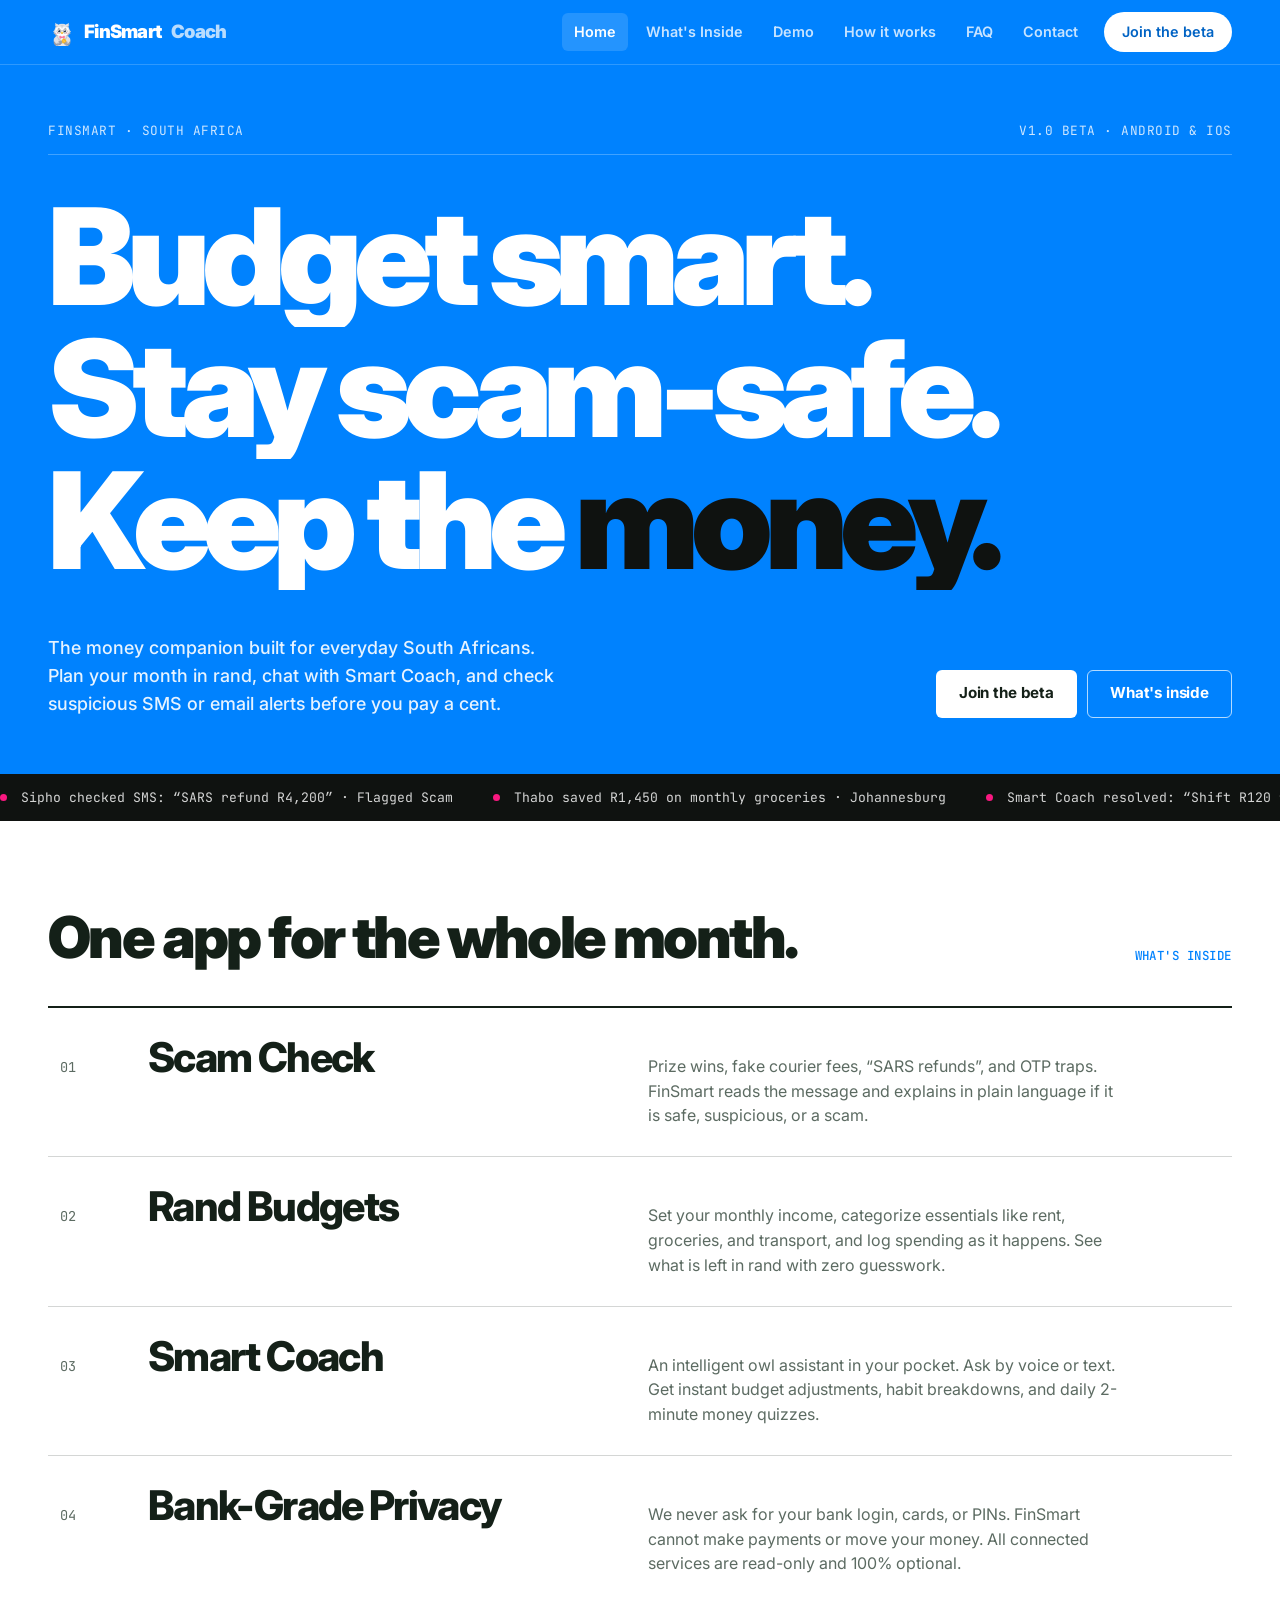
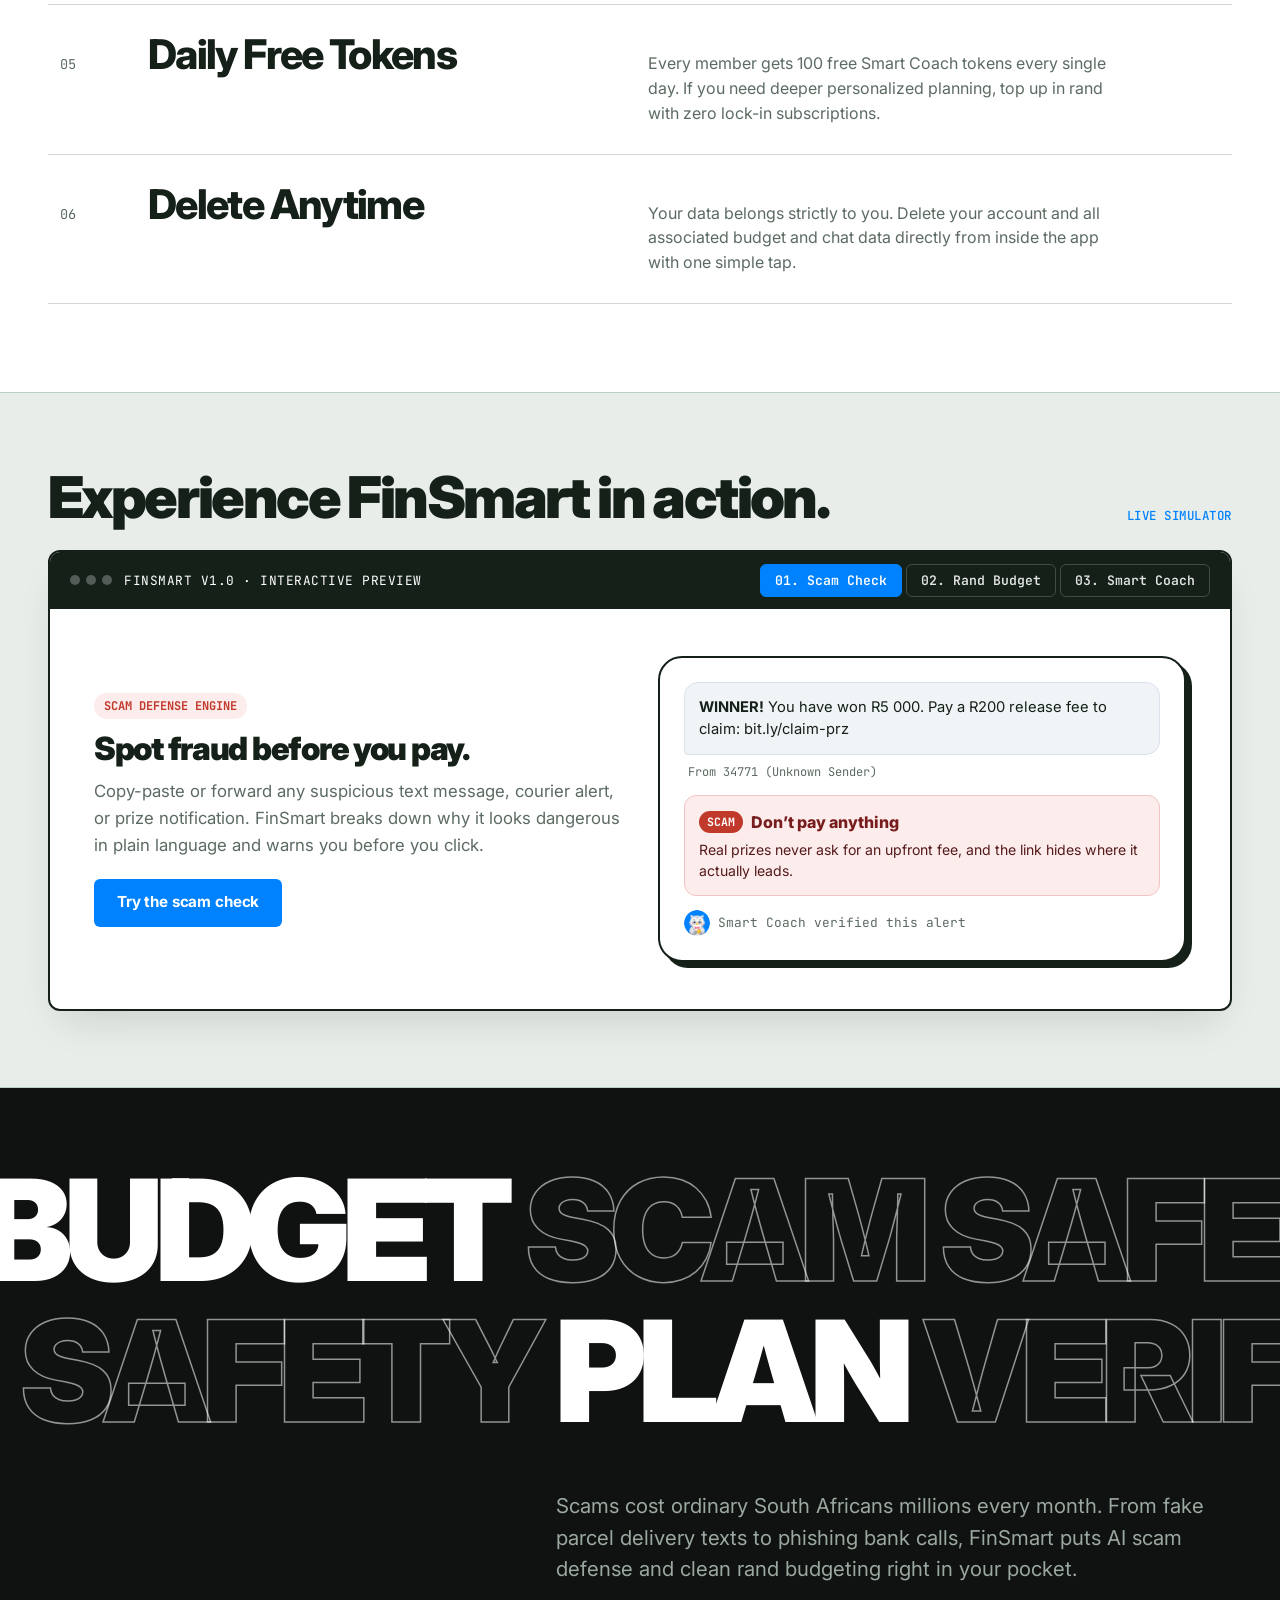
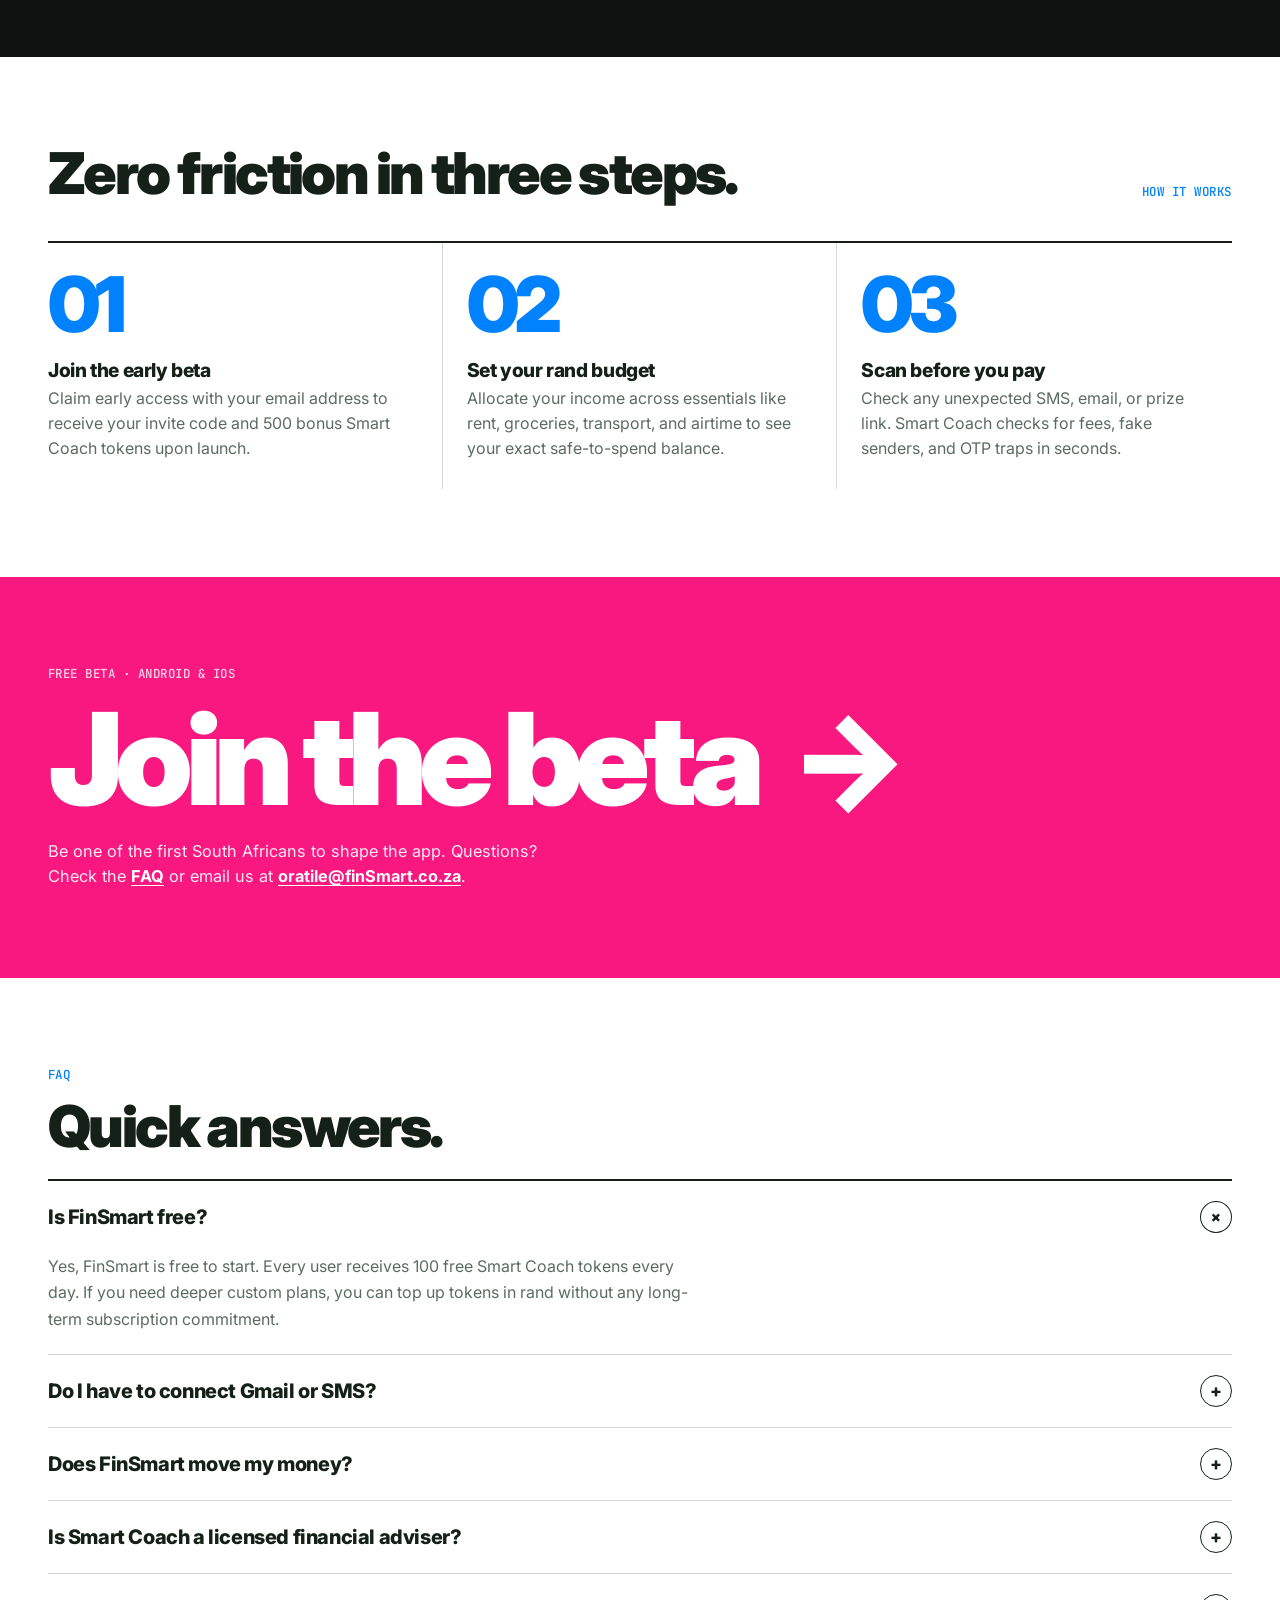
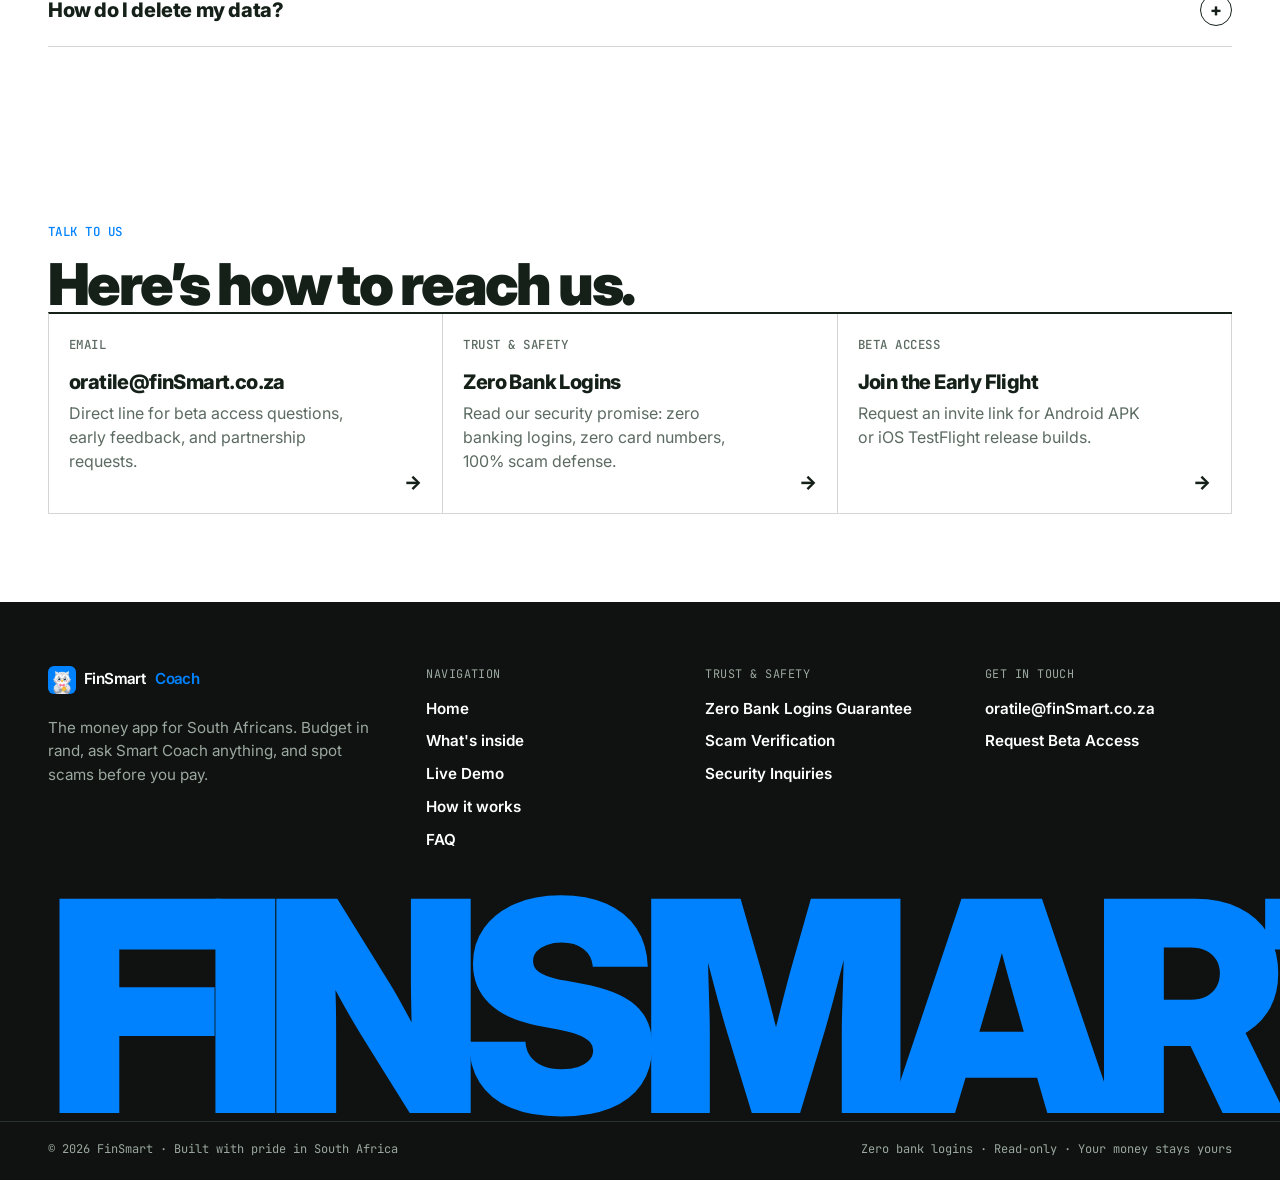
<file: index.html>
<!doctype html>
<html lang="en">
<head>
  <meta charset="utf-8">
  <meta name="viewport" content="width=device-width, initial-scale=1.0, viewport-fit=cover">
  <title>FinSmart | Budget smart. Stay scam-safe.</title>
  <meta name="description" content="FinSmart is the money app for South Africans. Budget in rand, learn with Smart Coach, and check SMS and email for scams before you pay.">
  <meta name="theme-color" content="#0082fe">
  <meta property="og:title" content="FinSmart | Budget smart. Stay scam-safe.">
  <meta property="og:description" content="Form your budget, verify suspicious SMS & email, and protect your rand. Join the early access beta.">
  <meta property="og:image" content="/assets/icon-512.png">
  <link rel="icon" type="image/png" href="/assets/favicon.png">
  <link rel="apple-touch-icon" href="/assets/icon-180.png">
  <link rel="preconnect" href="https://fonts.googleapis.com">
  <link rel="preconnect" href="https://fonts.gstatic.com" crossorigin>
  <link href="https://fonts.googleapis.com/css2?family=Inter:wght@400;500;600;700;800;900&family=JetBrains+Mono:wght@500;700&display=swap" rel="stylesheet">
  <link rel="stylesheet" href="/styles.css">
</head>
<body>
<div class="page" id="top">

  <!-- Sticky Topbar -->
  <header class="topbar topbar-on-blue">
    <div class="topbar-inner">
      <a class="brand" href="#top" aria-label="FinSmart home">
        <img class="brand-icon" src="/assets/icon-180.png" alt="" width="28" height="28">
        FinSmart<span class="brand-accent">Coach</span>
      </a>
      <nav class="topnav" aria-label="Primary">
        <a href="#top" class="is-active">Home</a>
        <a href="#inside">What's Inside</a>
        <a href="#demo">Demo</a>
        <a href="#how">How it works</a>
        <a href="#faq">FAQ</a>
        <a href="#contact">Contact</a>
        <a class="topnav-cta" href="mailto:oratile@finSmart.co.za?subject=FinSmart%20early%20access">Join the beta</a>
      </nav>
    </div>
  </header>

  <!-- Hero Section -->
  <main>
    <section class="hero">
      <div class="hero-inner">
        <p class="hero-kicker">
          <span>FinSmart · South Africa</span>
          <span>v1.0 Beta · Android &amp; iOS</span>
        </p>
        <h1 class="hero-title">
          <span class="hero-line-mask"><span class="hero-line">Budget smart.</span></span>
          <span class="hero-line-mask"><span class="hero-line">Stay scam-safe.</span></span>
          <span class="hero-line-mask"><span class="hero-line">Keep the <em>money.</em></span></span>
        </h1>
        <div class="hero-foot">
          <p class="hero-text">
            The money companion built for everyday South Africans. Plan your month in rand, chat with Smart Coach, and check suspicious SMS or email alerts before you pay a cent.
          </p>
          <div class="hero-actions">
            <a class="btn btn-white" href="mailto:oratile@finSmart.co.za?subject=FinSmart%20early%20access">Join the beta</a>
            <a class="btn btn-line-white" href="#inside">What's inside</a>
          </div>
        </div>
      </div>

      <!-- Live Activity Ticker -->
      <div class="ticker" aria-label="Recent activity on FinSmart">
        <div class="ticker-track">
          <span class="ticker-item">Sipho checked SMS: &ldquo;SARS refund R4,200&rdquo; · Flagged Scam</span>
          <span class="ticker-item">Thabo saved R1,450 on monthly groceries · Johannesburg</span>
          <span class="ticker-item">Smart Coach resolved: &ldquo;Shift R120 from spare groceries to airtime&rdquo;</span>
          <span class="ticker-item">Naledi allocated October rent &amp; transport in 90 seconds</span>
          <span class="ticker-item">Fake courier delivery fee SMS blocked · OTP protected</span>
          <span class="ticker-item">100 free AI Coach tokens replenished daily</span>
          <span class="ticker-item">Bank-grade privacy · No bank logins required</span>
          <span class="ticker-item">Lerato joined the beta · Cape Town</span>
          <!-- duplicate loop for seamless continuous scrolling -->
          <span class="ticker-item">Sipho checked SMS: &ldquo;SARS refund R4,200&rdquo; · Flagged Scam</span>
          <span class="ticker-item">Thabo saved R1,450 on monthly groceries · Johannesburg</span>
          <span class="ticker-item">Smart Coach resolved: &ldquo;Shift R120 from spare groceries to airtime&rdquo;</span>
          <span class="ticker-item">Naledi allocated October rent &amp; transport in 90 seconds</span>
          <span class="ticker-item">Fake courier delivery fee SMS blocked · OTP protected</span>
          <span class="ticker-item">100 free AI Coach tokens replenished daily</span>
          <span class="ticker-item">Bank-grade privacy · No bank logins required</span>
          <span class="ticker-item">Lerato joined the beta · Cape Town</span>
        </div>
      </div>
    </section>

    <!-- "What's inside" Feature Rows -->
    <section id="inside" class="section inside">
      <div class="section-inner">
        <div class="section-head">
          <p class="label">What's inside</p>
          <h2>One app for the whole month.</h2>
        </div>
        <div class="rows">
          <article class="row">
            <span class="row-num">01</span>
            <h3 class="row-title">Scam Check</h3>
            <p class="row-text">
              Prize wins, fake courier fees, &ldquo;SARS refunds&rdquo;, and OTP traps. FinSmart reads the message and explains in plain language if it is safe, suspicious, or a scam.
            </p>
          </article>
          <article class="row">
            <span class="row-num">02</span>
            <h3 class="row-title">Rand Budgets</h3>
            <p class="row-text">
              Set your monthly income, categorize essentials like rent, groceries, and transport, and log spending as it happens. See what is left in rand with zero guesswork.
            </p>
          </article>
          <article class="row">
            <span class="row-num">03</span>
            <h3 class="row-title">Smart Coach</h3>
            <p class="row-text">
              An intelligent owl assistant in your pocket. Ask by voice or text. Get instant budget adjustments, habit breakdowns, and daily 2-minute money quizzes.
            </p>
          </article>
          <article class="row">
            <span class="row-num">04</span>
            <h3 class="row-title">Bank-Grade Privacy</h3>
            <p class="row-text">
              We never ask for your bank login, cards, or PINs. FinSmart cannot make payments or move your money. All connected services are read-only and 100% optional.
            </p>
          </article>
          <article class="row">
            <span class="row-num">05</span>
            <h3 class="row-title">Daily Free Tokens</h3>
            <p class="row-text">
              Every member gets 100 free Smart Coach tokens every single day. If you need deeper personalized planning, top up in rand with zero lock-in subscriptions.
            </p>
          </article>
          <article class="row">
            <span class="row-num">06</span>
            <h3 class="row-title">Delete Anytime</h3>
            <p class="row-text">
              Your data belongs strictly to you. Delete your account and all associated budget and chat data directly from inside the app with one simple tap.
            </p>
          </article>
        </div>
      </div>
    </section>

    <!-- Interactive Simulator / Stage Demo -->
    <section id="demo" class="demo-section">
      <div class="section-inner">
        <div class="section-head" style="margin-bottom: 24px;">
          <p class="label">Live Simulator</p>
          <h2>Experience FinSmart in action.</h2>
        </div>

        <div class="demo-wrapper">
          <div class="demo-toolbar">
            <div class="demo-toolbar-left">
              <div class="window-dots">
                <span class="window-dot"></span>
                <span class="window-dot"></span>
                <span class="window-dot"></span>
              </div>
              <span class="demo-title">FinSmart v1.0 · Interactive Preview</span>
            </div>
            <div class="demo-tabs">
              <button type="button" class="demo-tab-btn is-active" data-target="panel-scam">01. Scam Check</button>
              <button type="button" class="demo-tab-btn" data-target="panel-budget">02. Rand Budget</button>
              <button type="button" class="demo-tab-btn" data-target="panel-coach">03. Smart Coach</button>
            </div>
          </div>

          <div class="demo-content-box">
            <!-- Panel 1: Scam Check -->
            <div id="panel-scam" class="demo-panel is-active">
              <div class="demo-explainer">
                <span class="demo-badge scam">Scam Defense Engine</span>
                <h3>Spot fraud before you pay.</h3>
                <p>
                  Copy-paste or forward any suspicious text message, courier alert, or prize notification. FinSmart breaks down why it looks dangerous in plain language and warns you before you click.
                </p>
                <div class="hero-actions">
                  <a class="btn btn-primary" href="mailto:oratile@finSmart.co.za?subject=FinSmart%20early%20access">Try the scam check</a>
                </div>
              </div>

              <div class="phone-card-sim">
                <div class="sim-sms-bubble">
                  <b>WINNER!</b> You have won R5 000. Pay a R200 release fee to claim: bit.ly/claim-prz
                </div>
                <div class="sim-sms-from">From 34771 (Unknown Sender)</div>
                <div class="sim-verdict">
                  <div class="sim-verdict-head">
                    <span class="sim-pill">Scam</span>
                    <h4>Don&rsquo;t pay anything</h4>
                  </div>
                  <p>Real prizes never ask for an upfront fee, and the link hides where it actually leads.</p>
                </div>
                <div class="sim-coach-footer">
                  <img class="sim-coach-avatar" src="/assets/owl.png" alt="Smart Coach Owl">
                  <span>Smart Coach verified this alert</span>
                </div>
              </div>
            </div>

            <!-- Panel 2: Rand Budget -->
            <div id="panel-budget" class="demo-panel">
              <div class="demo-explainer">
                <span class="demo-badge safe">Rand-First Architecture</span>
                <h3>Budgets designed for real South African life.</h3>
                <p>
                  Split your paycheck across rent, groceries, transport, and airtime. Color-coded progress meters alert you well before you drift into debt.
                </p>
                <div class="hero-actions">
                  <a class="btn btn-primary" href="mailto:oratile@finSmart.co.za?subject=FinSmart%20early%20access">Start your budget</a>
                </div>
              </div>

              <div class="phone-card-sim">
                <div class="sim-budget-head">
                  <b>October Budget</b>
                  <span>R12 000 Available</span>
                </div>

                <div class="sim-budget-bar">
                  <div class="sim-bar-meta"><span>Rent</span><span>R4 500 / R4 500</span></div>
                  <div class="sim-bar-track"><div class="sim-bar-fill" style="width: 100%;"></div></div>
                </div>

                <div class="sim-budget-bar">
                  <div class="sim-bar-meta"><span>Groceries</span><span>R1 840 / R2 500</span></div>
                  <div class="sim-bar-track"><div class="sim-bar-fill" style="width: 74%;"></div></div>
                </div>

                <div class="sim-budget-bar">
                  <div class="sim-bar-meta"><span>Transport</span><span>R1 390 / R1 500</span></div>
                  <div class="sim-bar-track"><div class="sim-bar-fill warning" style="width: 93%;"></div></div>
                </div>

                <div class="sim-budget-bar">
                  <div class="sim-bar-meta"><span>Airtime &amp; Data</span><span>R620 / R500</span></div>
                  <div class="sim-bar-track"><div class="sim-bar-fill danger" style="width: 100%;"></div></div>
                </div>

                <div class="sim-budget-summary">
                  <span>Left this month</span>
                  <span style="color: var(--success); font-family: var(--mono);">R3 650</span>
                </div>
              </div>
            </div>

            <!-- Panel 3: Smart Coach -->
            <div id="panel-coach" class="demo-panel">
              <div class="demo-explainer">
                <span class="demo-badge coach">AI Financial Mentor</span>
                <h3>Voice or text. Clear advice with zero jargon.</h3>
                <p>
                  Smart Coach monitors your category balances, teaches healthy habits through 2-minute quizzes, and helps rebalance unexpected expenses instantly.
                </p>
                <div class="hero-actions">
                  <a class="btn btn-primary" href="mailto:oratile@finSmart.co.za?subject=FinSmart%20early%20access">Talk to Smart Coach</a>
                </div>
              </div>

              <div class="phone-card-sim">
                <div class="chat-bubbles">
                  <div class="chat-bubble user">
                    My airtime went over budget again. What do I do?
                  </div>
                  <div class="chat-row">
                    <img class="sim-coach-avatar" src="/assets/owl.png" alt="Smart Coach">
                    <div class="chat-bubble assistant">
                      You&rsquo;re R120 over, but groceries have R660 spare. Move R120 across and adjust next month?
                    </div>
                  </div>
                  <div class="chat-bubble user">
                    Yes, and teach me why that helps.
                  </div>
                  <div class="chat-row">
                    <img class="sim-coach-avatar" src="/assets/owl.png" alt="Smart Coach">
                    <div class="chat-bubble assistant">
                      Shifting within your limit keeps one overspend from turning into credit card debt. Ready for a 2-minute quiz?
                    </div>
                  </div>
                </div>
              </div>
            </div>
          </div>
        </div>
      </div>
    </section>

    <!-- Kinetic Typography Band -->
    <section class="band" aria-label="FinSmart Core Pillars">
      <p class="band-line band-line-1">
        BUDGET <span class="band-outline">SCAM SAFE</span> COACH <span class="band-outline">SMS</span> RAND
      </p>
      <p class="band-line band-line-2">
        <span class="band-outline">SAFETY</span> PLAN <span class="band-outline">VERIFY</span> SAVE <span class="band-outline">EMPOWER</span>
      </p>
      <div class="band-copy">
        <p>
          Scams cost ordinary South Africans millions every month. From fake parcel delivery texts to phishing bank calls, FinSmart puts AI scam defense and clean rand budgeting right in your pocket.
        </p>
      </div>
    </section>

    <!-- "How it works" 3 Steps -->
    <section id="how" class="section how">
      <div class="section-inner">
        <div class="section-head">
          <p class="label">How it works</p>
          <h2>Zero friction in three steps.</h2>
        </div>
        <div class="steps">
          <article class="step">
            <span class="step-num">01</span>
            <h3 class="row-title">Join the early beta</h3>
            <p>
              Claim early access with your email address to receive your invite code and 500 bonus Smart Coach tokens upon launch.
            </p>
          </article>
          <article class="step">
            <span class="step-num">02</span>
            <h3 class="row-title">Set your rand budget</h3>
            <p>
              Allocate your income across essentials like rent, groceries, transport, and airtime to see your exact safe-to-spend balance.
            </p>
          </article>
          <article class="step">
            <span class="step-num">03</span>
            <h3 class="row-title">Scan before you pay</h3>
            <p>
              Check any unexpected SMS, email, or prize link. Smart Coach checks for fees, fake senders, and OTP traps in seconds.
            </p>
          </article>
        </div>
      </div>
    </section>

    <!-- Hot-Pink Call to Action -->
    <section class="cta">
      <div class="section-inner">
        <p class="label label-on-pink">Free beta · Android &amp; iOS</p>
        <a class="cta-link" href="mailto:oratile@finSmart.co.za?subject=FinSmart%20early%20access">
          Join the beta <span aria-hidden="true">&rarr;</span>
        </a>
        <p class="cta-note">
          Be one of the first South Africans to shape the app. Questions? Check the <a href="#faq">FAQ</a> or email us at <a href="mailto:oratile@finSmart.co.za">oratile@finSmart.co.za</a>.
        </p>
      </div>
    </section>

    <!-- FAQ Section -->
    <section id="faq" class="section faq-section">
      <div class="section-inner">
        <p class="label">FAQ</p>
        <h2>Quick answers.</h2>
        <div class="faq-list">
          <div class="faq-item is-open">
            <button type="button" class="faq-trigger" aria-expanded="true">
              <span>Is FinSmart free?</span>
              <span class="faq-icon" aria-hidden="true">+</span>
            </button>
            <p class="faq-answer">
              Yes, FinSmart is free to start. Every user receives 100 free Smart Coach tokens every day. If you need deeper custom plans, you can top up tokens in rand without any long-term subscription commitment.
            </p>
          </div>

          <div class="faq-item">
            <button type="button" class="faq-trigger" aria-expanded="false">
              <span>Do I have to connect Gmail or SMS?</span>
              <span class="faq-icon" aria-hidden="true">+</span>
            </button>
            <p class="faq-answer">
              No. Both integrations are completely optional. Gmail access is strictly read-only, meaning FinSmart cannot send or delete emails. You can disconnect integrations at any time.
            </p>
          </div>

          <div class="faq-item">
            <button type="button" class="faq-trigger" aria-expanded="false">
              <span>Does FinSmart move my money?</span>
              <span class="faq-icon" aria-hidden="true">+</span>
            </button>
            <p class="faq-answer">
              No. FinSmart never asks for your online banking password, debit card details, or PINs. It is an advisory and budgeting companion—it cannot initiate payments or transfers.
            </p>
          </div>

          <div class="faq-item">
            <button type="button" class="faq-trigger" aria-expanded="false">
              <span>Is Smart Coach a licensed financial adviser?</span>
              <span class="faq-icon" aria-hidden="true">+</span>
            </button>
            <p class="faq-answer">
              No. Smart Coach provides educational insights, budgeting mathematics, and scam warnings. For major investments, legal matters, or debt restructuring, always speak to a registered financial advisor.
            </p>
          </div>

          <div class="faq-item">
            <button type="button" class="faq-trigger" aria-expanded="false">
              <span>How do I delete my data?</span>
              <span class="faq-icon" aria-hidden="true">+</span>
            </button>
            <p class="faq-answer">
              Inside the app, head to Profile &rarr; Delete Account. Your budgets, chat histories, and authentication tokens are immediately removed from our active servers.
            </p>
          </div>
        </div>
      </div>
    </section>

    <!-- Channels / Contact Section -->
    <section id="contact" class="section">
      <div class="section-inner">
        <p class="label">Talk to us</p>
        <h2>Here&rsquo;s how to reach us.</h2>
        <div class="channel-grid">
          <a class="channel-card" href="mailto:oratile@finSmart.co.za">
            <p class="label">Email</p>
            <h3>oratile@finSmart.co.za</h3>
            <p>Direct line for beta access questions, early feedback, and partnership requests.</p>
            <span class="channel-arrow" aria-hidden="true">&rarr;</span>
          </a>

          <a class="channel-card" href="#faq">
            <p class="label">Trust &amp; Safety</p>
            <h3>Zero Bank Logins</h3>
            <p>Read our security promise: zero banking logins, zero card numbers, 100% scam defense.</p>
            <span class="channel-arrow" aria-hidden="true">&rarr;</span>
          </a>

          <a class="channel-card" href="mailto:oratile@finSmart.co.za?subject=FinSmart%20early%20access">
            <p class="label">Beta Access</p>
            <h3>Join the Early Flight</h3>
            <p>Request an invite link for Android APK or iOS TestFlight release builds.</p>
            <span class="channel-arrow" aria-hidden="true">&rarr;</span>
          </a>
        </div>
      </div>
    </section>
  </main>

  <!-- Massive Wordmark Footer -->
  <footer class="footer">
    <div class="footer-inner">
      <div class="footer-grid">
        <div class="footer-col footer-about">
          <a class="brand" href="#top" style="color: #fff;">
            <img class="brand-icon" src="/assets/icon-180.png" alt="" width="28" height="28">
            FinSmart<span class="brand-accent">Coach</span>
          </a>
          <p>The money app for South Africans. Budget in rand, ask Smart Coach anything, and spot scams before you pay.</p>
        </div>

        <div class="footer-col">
          <p class="footer-heading">Navigation</p>
          <a href="#top">Home</a>
          <a href="#inside">What's inside</a>
          <a href="#demo">Live Demo</a>
          <a href="#how">How it works</a>
          <a href="#faq">FAQ</a>
        </div>

        <div class="footer-col">
          <p class="footer-heading">Trust &amp; Safety</p>
          <a href="#faq">Zero Bank Logins Guarantee</a>
          <a href="#faq">Scam Verification</a>
          <a href="mailto:oratile@finSmart.co.za?subject=Security%20Inquiry">Security Inquiries</a>
        </div>

        <div class="footer-col">
          <p class="footer-heading">Get in Touch</p>
          <a href="mailto:oratile@finSmart.co.za">oratile@finSmart.co.za</a>
          <a href="mailto:oratile@finSmart.co.za?subject=FinSmart%20early%20access">Request Beta Access</a>
        </div>
      </div>
    </div>

    <!-- Giant Brutalist Typographic Wordmark -->
    <p class="footer-wordmark" aria-hidden="true">FINSMART</p>

    <div class="footer-inner footer-meta">
      <span>&copy; 2026 FinSmart · Built with pride in South Africa</span>
      <span>Zero bank logins · Read-only · Your money stays yours</span>
    </div>
  </footer>

</div>

<script src="/script.js"></script>
</body>
</html>
</file>
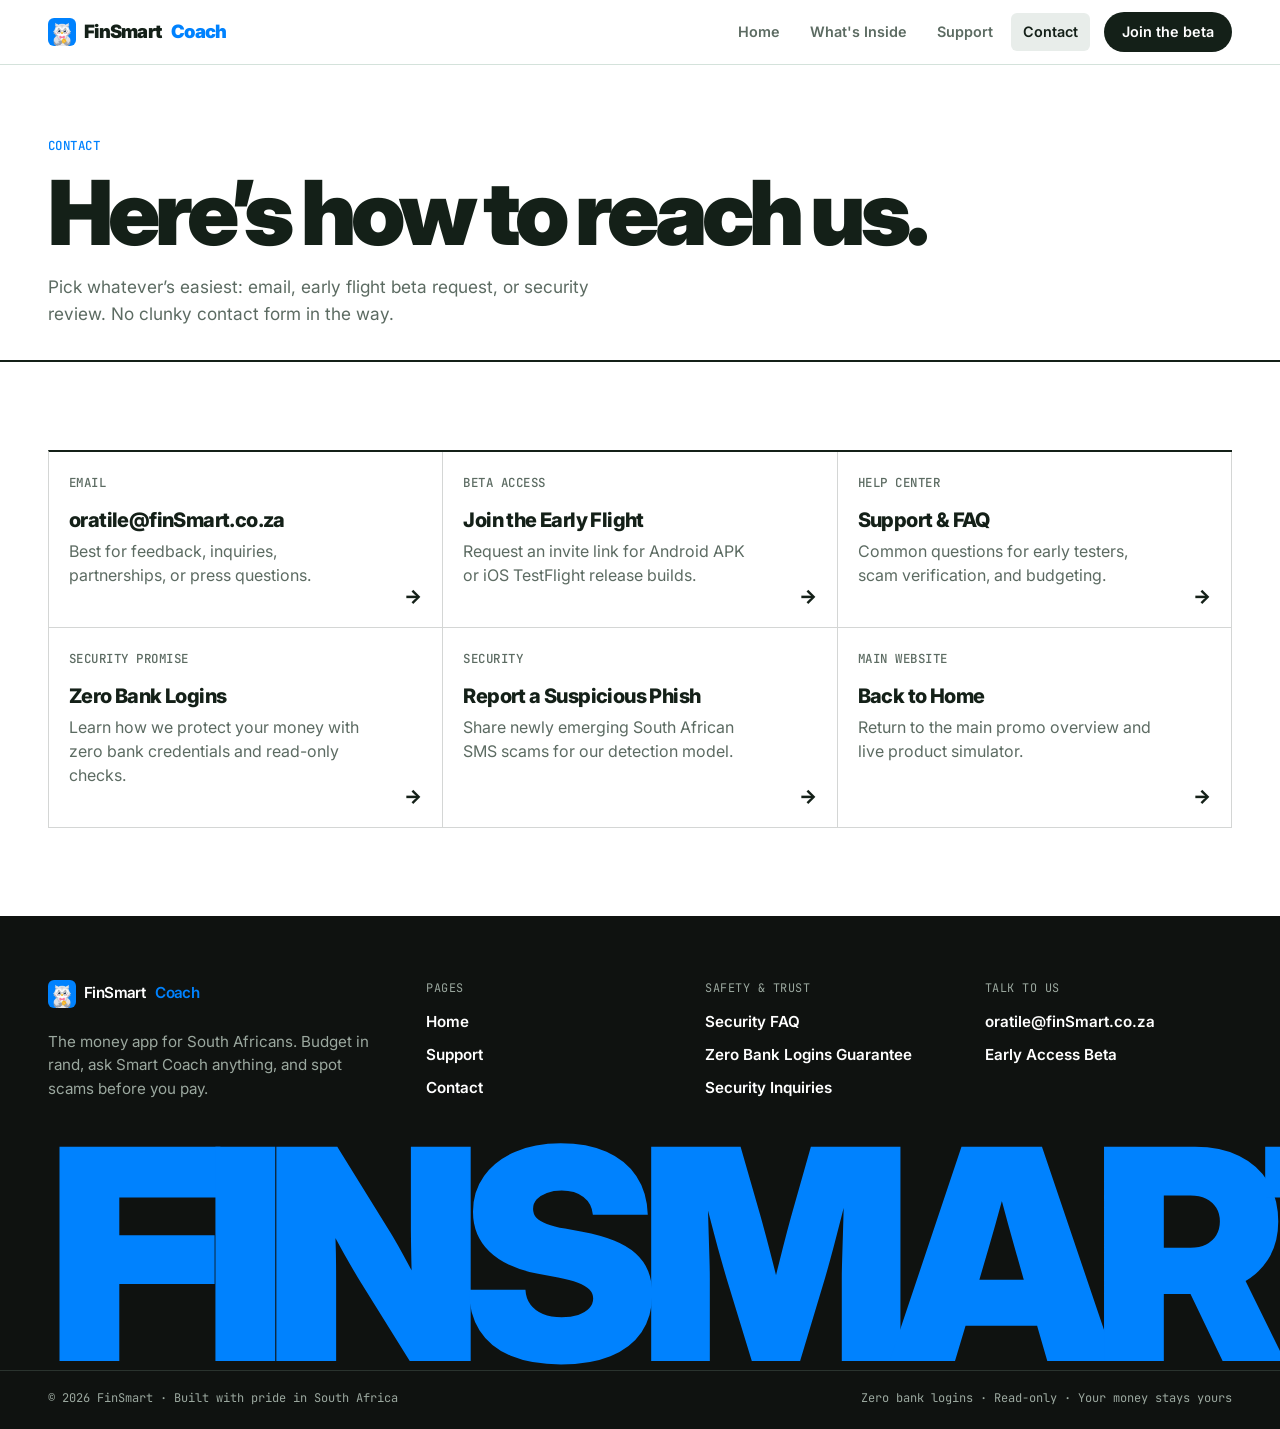
<file: contact.html>
<!doctype html>
<html lang="en">
<head>
  <meta charset="utf-8">
  <meta name="viewport" content="width=device-width, initial-scale=1.0, viewport-fit=cover">
  <title>Contact | FinSmart</title>
  <meta name="description" content="Here's how to reach us. Email, beta access requests, and security inquiries. No contact form in the way.">
  <meta name="theme-color" content="#0082fe">
  <link rel="icon" type="image/png" href="/assets/favicon.png">
  <link rel="apple-touch-icon" href="/assets/icon-180.png">
  <link rel="preconnect" href="https://fonts.googleapis.com">
  <link rel="preconnect" href="https://fonts.gstatic.com" crossorigin>
  <link href="https://fonts.googleapis.com/css2?family=Inter:wght@400;500;600;700;800;900&family=JetBrains+Mono:wght@500;700&display=swap" rel="stylesheet">
  <link rel="stylesheet" href="/styles.css">
</head>
<body>
<div class="page">

  <!-- Topbar Header -->
  <header class="topbar">
    <div class="topbar-inner">
      <a class="brand" href="/" aria-label="FinSmart home">
        <img class="brand-icon" src="/assets/icon-180.png" alt="" width="28" height="28">
        FinSmart<span class="brand-accent">Coach</span>
      </a>
      <nav class="topnav" aria-label="Primary">
        <a href="/">Home</a>
        <a href="/#inside">What's Inside</a>
        <a href="/support">Support</a>
        <a href="/contact" class="is-active">Contact</a>
        <a class="topnav-cta" href="mailto:oratile@finSmart.co.za?subject=FinSmart%20early%20access">Join the beta</a>
      </nav>
    </div>
  </header>

  <!-- Contact Page Main -->
  <main class="page-main">
    <section class="page-hero">
      <div class="section-inner">
        <p class="label">Contact</p>
        <h1>Here&rsquo;s how to reach us.</h1>
        <p class="page-lead">
          Pick whatever&rsquo;s easiest: email, early flight beta request, or security review. No clunky contact form in the way.
        </p>
      </div>
    </section>

    <!-- Channels Grid -->
    <section class="section contact-section">
      <div class="section-inner">
        <div class="channel-grid">
          <a class="channel-card" href="mailto:oratile@finSmart.co.za">
            <p class="label">Email</p>
            <h3>oratile@finSmart.co.za</h3>
            <p>Best for feedback, inquiries, partnerships, or press questions.</p>
            <span class="channel-arrow" aria-hidden="true">&rarr;</span>
          </a>

          <a class="channel-card" href="mailto:oratile@finSmart.co.za?subject=FinSmart%20early%20access">
            <p class="label">Beta Access</p>
            <h3>Join the Early Flight</h3>
            <p>Request an invite link for Android APK or iOS TestFlight release builds.</p>
            <span class="channel-arrow" aria-hidden="true">&rarr;</span>
          </a>

          <a class="channel-card" href="/support">
            <p class="label">Help Center</p>
            <h3>Support &amp; FAQ</h3>
            <p>Common questions for early testers, scam verification, and budgeting.</p>
            <span class="channel-arrow" aria-hidden="true">&rarr;</span>
          </a>

          <a class="channel-card" href="/support">
            <p class="label">Security Promise</p>
            <h3>Zero Bank Logins</h3>
            <p>Learn how we protect your money with zero bank credentials and read-only checks.</p>
            <span class="channel-arrow" aria-hidden="true">&rarr;</span>
          </a>

          <a class="channel-card" href="mailto:oratile@finSmart.co.za?subject=Security%20Inquiry">
            <p class="label">Security</p>
            <h3>Report a Suspicious Phish</h3>
            <p>Share newly emerging South African SMS scams for our detection model.</p>
            <span class="channel-arrow" aria-hidden="true">&rarr;</span>
          </a>

          <a class="channel-card" href="/">
            <p class="label">Main Website</p>
            <h3>Back to Home</h3>
            <p>Return to the main promo overview and live product simulator.</p>
            <span class="channel-arrow" aria-hidden="true">&rarr;</span>
          </a>
        </div>
      </div>
    </section>
  </main>

  <!-- Giant Wordmark Footer -->
  <footer class="footer">
    <div class="footer-inner">
      <div class="footer-grid">
        <div class="footer-col footer-about">
          <a class="brand" href="/" style="color: #fff;">
            <img class="brand-icon" src="/assets/icon-180.png" alt="" width="28" height="28">
            FinSmart<span class="brand-accent">Coach</span>
          </a>
          <p>The money app for South Africans. Budget in rand, ask Smart Coach anything, and spot scams before you pay.</p>
        </div>

        <div class="footer-col">
          <p class="footer-heading">Pages</p>
          <a href="/">Home</a>
          <a href="/support">Support</a>
          <a href="/contact">Contact</a>
        </div>

        <div class="footer-col">
          <p class="footer-heading">Safety &amp; Trust</p>
          <a href="/support">Security FAQ</a>
          <a href="/#faq">Zero Bank Logins Guarantee</a>
          <a href="mailto:oratile@finSmart.co.za?subject=Security%20Inquiry">Security Inquiries</a>
        </div>

        <div class="footer-col">
          <p class="footer-heading">Talk to us</p>
          <a href="mailto:oratile@finSmart.co.za">oratile@finSmart.co.za</a>
          <a href="mailto:oratile@finSmart.co.za?subject=FinSmart%20early%20access">Early Access Beta</a>
        </div>
      </div>
    </div>

    <p class="footer-wordmark" aria-hidden="true">FINSMART</p>

    <div class="footer-inner footer-meta">
      <span>&copy; 2026 FinSmart · Built with pride in South Africa</span>
      <span>Zero bank logins · Read-only · Your money stays yours</span>
    </div>
  </footer>

</div>

<script src="/script.js"></script>
</body>
</html>
</file>
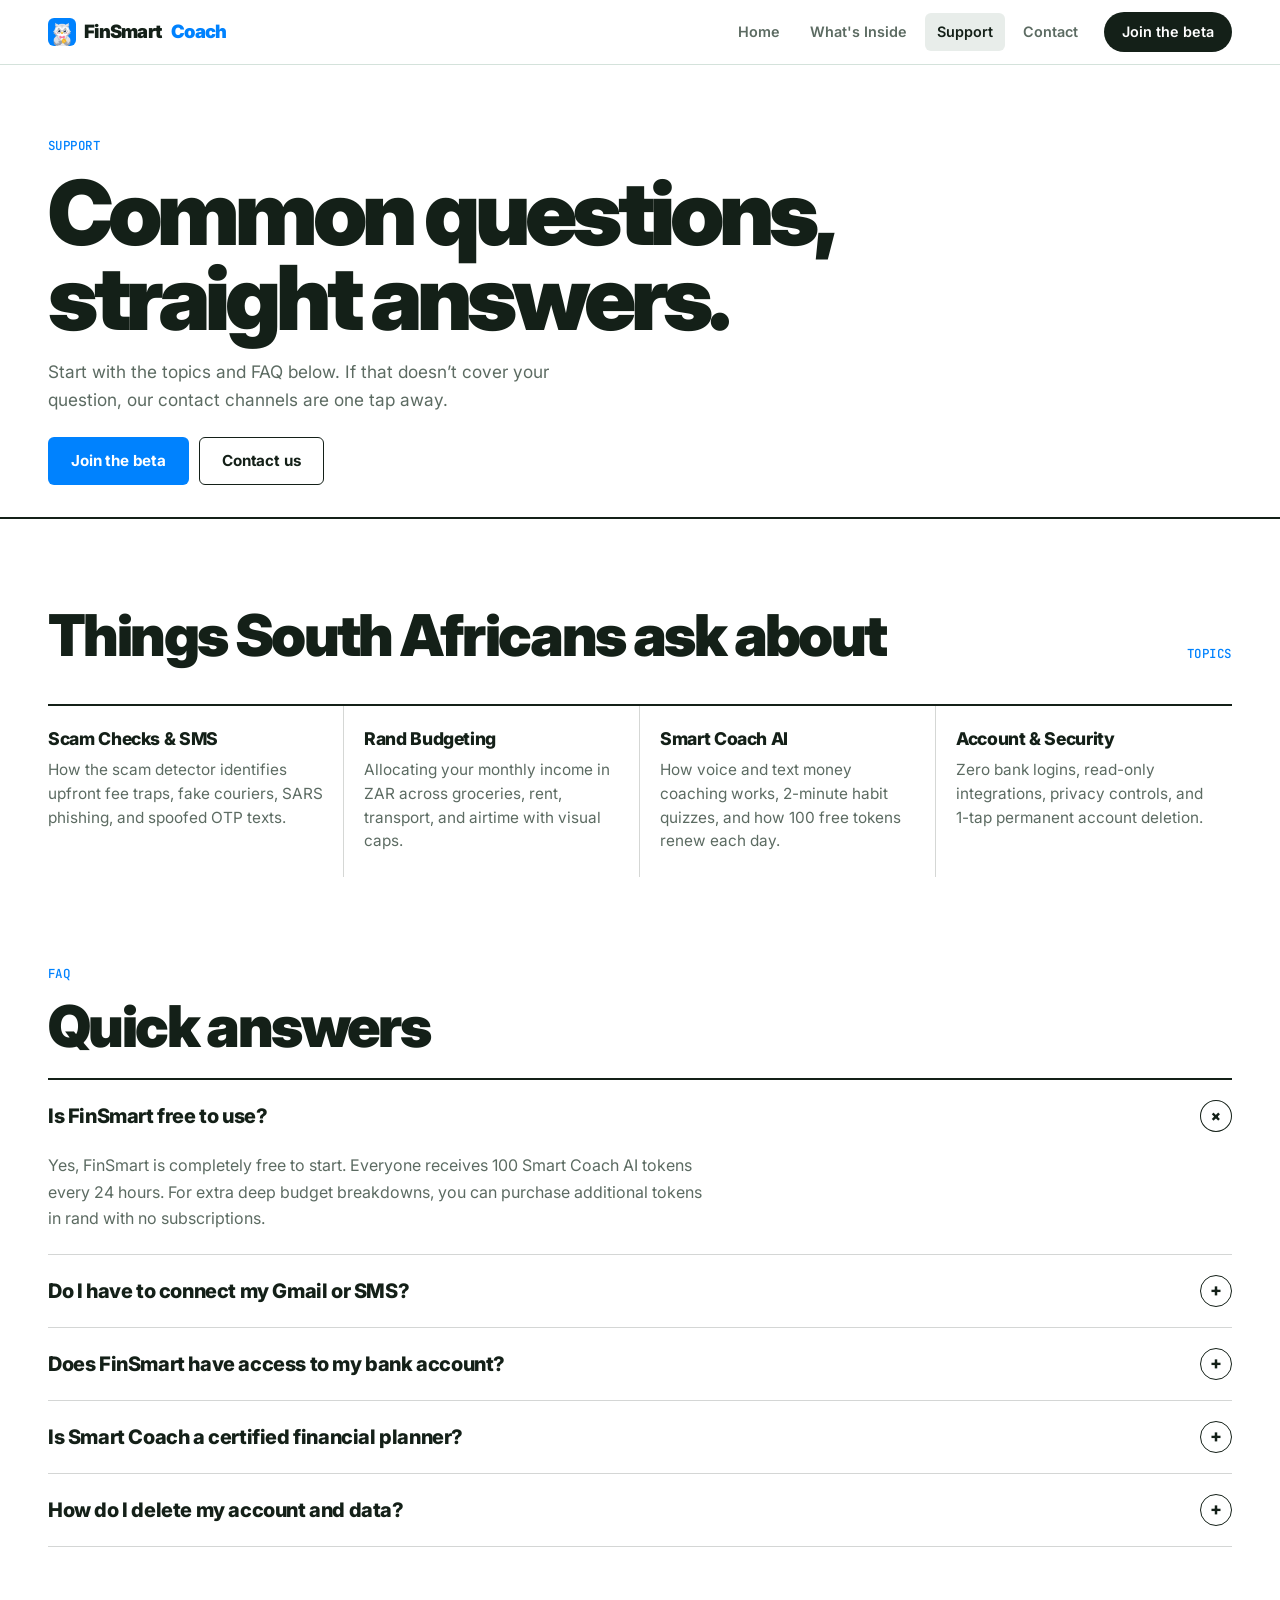
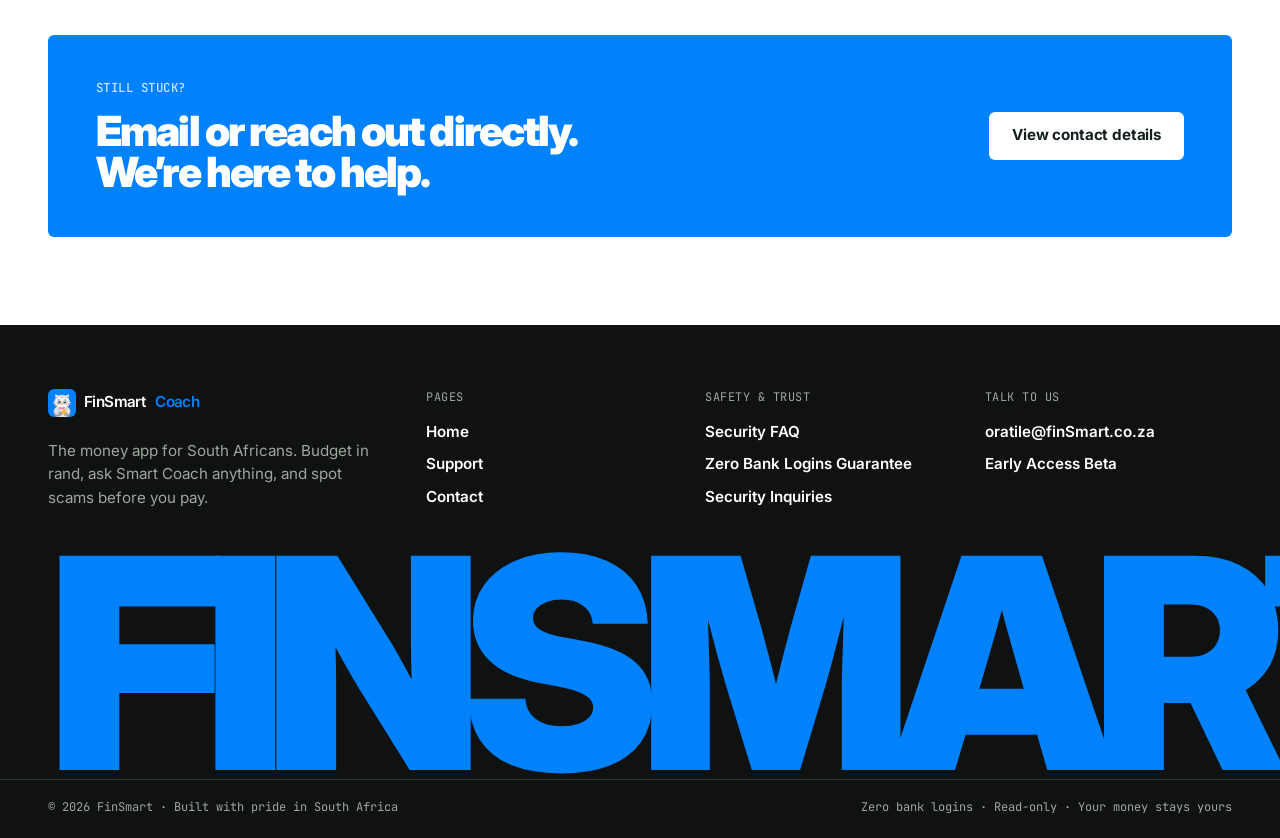
<file: support.html>
<!doctype html>
<html lang="en">
<head>
  <meta charset="utf-8">
  <meta name="viewport" content="width=device-width, initial-scale=1.0, viewport-fit=cover">
  <title>Support | FinSmart</title>
  <meta name="description" content="Common questions, straight answers. Learn how FinSmart keeps you safe from scams and helps you budget in rand.">
  <meta name="theme-color" content="#0082fe">
  <link rel="icon" type="image/png" href="/assets/favicon.png">
  <link rel="apple-touch-icon" href="/assets/icon-180.png">
  <link rel="preconnect" href="https://fonts.googleapis.com">
  <link rel="preconnect" href="https://fonts.gstatic.com" crossorigin>
  <link href="https://fonts.googleapis.com/css2?family=Inter:wght@400;500;600;700;800;900&family=JetBrains+Mono:wght@500;700&display=swap" rel="stylesheet">
  <link rel="stylesheet" href="/styles.css">
</head>
<body>
<div class="page">

  <!-- Topbar Header -->
  <header class="topbar">
    <div class="topbar-inner">
      <a class="brand" href="/" aria-label="FinSmart home">
        <img class="brand-icon" src="/assets/icon-180.png" alt="" width="28" height="28">
        FinSmart<span class="brand-accent">Coach</span>
      </a>
      <nav class="topnav" aria-label="Primary">
        <a href="/">Home</a>
        <a href="/#inside">What's Inside</a>
        <a href="/support" class="is-active">Support</a>
        <a href="/contact">Contact</a>
        <a class="topnav-cta" href="mailto:oratile@finSmart.co.za?subject=FinSmart%20early%20access">Join the beta</a>
      </nav>
    </div>
  </header>

  <!-- Support Page Main -->
  <main class="page-main">
    <section class="page-hero">
      <div class="section-inner">
        <p class="label">Support</p>
        <h1>Common questions, straight answers.</h1>
        <p class="page-lead">
          Start with the topics and FAQ below. If that doesn&rsquo;t cover your question, our contact channels are one tap away.
        </p>
        <div class="hero-actions">
          <a class="btn btn-primary" href="mailto:oratile@finSmart.co.za?subject=FinSmart%20early%20access">Join the beta</a>
          <a class="btn btn-secondary" href="/contact">Contact us</a>
        </div>
      </div>
    </section>

    <!-- Topics Grid -->
    <section class="section">
      <div class="section-inner">
        <div class="section-head">
          <p class="label">Topics</p>
          <h2>Things South Africans ask about</h2>
        </div>
        <div class="topic-list">
          <article class="topic-item">
            <h3>Scam Checks &amp; SMS</h3>
            <p>How the scam detector identifies upfront fee traps, fake couriers, SARS phishing, and spoofed OTP texts.</p>
          </article>
          <article class="topic-item">
            <h3>Rand Budgeting</h3>
            <p>Allocating your monthly income in ZAR across groceries, rent, transport, and airtime with visual caps.</p>
          </article>
          <article class="topic-item">
            <h3>Smart Coach AI</h3>
            <p>How voice and text money coaching works, 2-minute habit quizzes, and how 100 free tokens renew each day.</p>
          </article>
          <article class="topic-item">
            <h3>Account &amp; Security</h3>
            <p>Zero bank logins, read-only integrations, privacy controls, and 1-tap permanent account deletion.</p>
          </article>
        </div>
      </div>
    </section>

    <!-- FAQ Accordion List -->
    <section class="section faq-section" style="padding-top: 0;">
      <div class="section-inner">
        <p class="label">FAQ</p>
        <h2>Quick answers</h2>
        <div class="faq-list">
          <div class="faq-item is-open">
            <button type="button" class="faq-trigger" aria-expanded="true">
              <span>Is FinSmart free to use?</span>
              <span class="faq-icon" aria-hidden="true">+</span>
            </button>
            <p class="faq-answer">
              Yes, FinSmart is completely free to start. Everyone receives 100 Smart Coach AI tokens every 24 hours. For extra deep budget breakdowns, you can purchase additional tokens in rand with no subscriptions.
            </p>
          </div>

          <div class="faq-item">
            <button type="button" class="faq-trigger" aria-expanded="false">
              <span>Do I have to connect my Gmail or SMS?</span>
              <span class="faq-icon" aria-hidden="true">+</span>
            </button>
            <p class="faq-answer">
              No. Integrations are 100% voluntary. You can paste suspicious messages manually anytime. If you choose to connect Gmail, it operates strictly in read-only mode and can never send or delete emails.
            </p>
          </div>

          <div class="faq-item">
            <button type="button" class="faq-trigger" aria-expanded="false">
              <span>Does FinSmart have access to my bank account?</span>
              <span class="faq-icon" aria-hidden="true">+</span>
            </button>
            <p class="faq-answer">
              Never. FinSmart never asks for your internet banking passwords, card numbers, or PINs. It cannot initiate transfers or move your funds.
            </p>
          </div>

          <div class="faq-item">
            <button type="button" class="faq-trigger" aria-expanded="false">
              <span>Is Smart Coach a certified financial planner?</span>
              <span class="faq-icon" aria-hidden="true">+</span>
            </button>
            <p class="faq-answer">
              Smart Coach provides AI-driven educational guidance, budget math, and scam warnings. It does not replace a licensed South African financial services provider for complex investments or legal choices.
            </p>
          </div>

          <div class="faq-item">
            <button type="button" class="faq-trigger" aria-expanded="false">
              <span>How do I delete my account and data?</span>
              <span class="faq-icon" aria-hidden="true">+</span>
            </button>
            <p class="faq-answer">
              In the app, navigate to Profile &rarr; Delete Account. Your budgets, chat logs, and OAuth connections are immediately and irreversibly purged from our servers.
            </p>
          </div>
        </div>
      </div>
    </section>

    <!-- Support CTA Box -->
    <section class="section" style="padding-top: 0;">
      <div class="section-inner">
        <div class="cta-box">
          <div>
            <p class="label label-on-blue">Still stuck?</p>
            <h2>Email or reach out directly. We&rsquo;re here to help.</h2>
          </div>
          <a class="btn btn-white" href="/contact">View contact details</a>
        </div>
      </div>
    </section>
  </main>

  <!-- Giant Wordmark Footer -->
  <footer class="footer">
    <div class="footer-inner">
      <div class="footer-grid">
        <div class="footer-col footer-about">
          <a class="brand" href="/" style="color: #fff;">
            <img class="brand-icon" src="/assets/icon-180.png" alt="" width="28" height="28">
            FinSmart<span class="brand-accent">Coach</span>
          </a>
          <p>The money app for South Africans. Budget in rand, ask Smart Coach anything, and spot scams before you pay.</p>
        </div>

        <div class="footer-col">
          <p class="footer-heading">Pages</p>
          <a href="/">Home</a>
          <a href="/support">Support</a>
          <a href="/contact">Contact</a>
        </div>

        <div class="footer-col">
          <p class="footer-heading">Safety &amp; Trust</p>
          <a href="/support">Security FAQ</a>
          <a href="/#faq">Zero Bank Logins Guarantee</a>
          <a href="mailto:oratile@finSmart.co.za?subject=Security%20Inquiry">Security Inquiries</a>
        </div>

        <div class="footer-col">
          <p class="footer-heading">Talk to us</p>
          <a href="mailto:oratile@finSmart.co.za">oratile@finSmart.co.za</a>
          <a href="mailto:oratile@finSmart.co.za?subject=FinSmart%20early%20access">Early Access Beta</a>
        </div>
      </div>
    </div>

    <p class="footer-wordmark" aria-hidden="true">FINSMART</p>

    <div class="footer-inner footer-meta">
      <span>&copy; 2026 FinSmart · Built with pride in South Africa</span>
      <span>Zero bank logins · Read-only · Your money stays yours</span>
    </div>
  </footer>

</div>

<script src="/script.js"></script>
</body>
</html>
</file>
<file: styles.css>
/* FinSmart Promo - Inspired by promo.buszbee.com */
@import url('https://fonts.googleapis.com/css2?family=Inter:wght@400;500;600;700;800;900&family=JetBrains+Mono:wght@500;700&display=swap');

:root {
  color-scheme: light;
  --logo: #0082fe;
  --logo-deep: #0063c4;
  --tint: #0082fe;
  --accent: #f91880;
  --success: #0b7f58;
  --warning: #c0392b;
  --bg: #ffffff;
  --card: #ffffff;
  --text: #142018;
  --text-secondary: #5c6b62;
  --border: #b8cfc4;
  --button: #0082fe14;
  --surface: #e8edea;
  --on-tint: #ffffff;
  --ink: #0f1210;
  --ink-card: #1a1f1c;
  --ink-border: #2a332e;
  --ink-text-secondary: #9ba89f;
  --radius: 6px;
  --font: "Inter", system-ui, -apple-system, "Segoe UI", sans-serif;
  --mono: "JetBrains Mono", ui-monospace, "SFMono-Regular", Menlo, monospace;
  --max: 1280px;
  --gutter: clamp(16px, 4vw, 48px);
  --ease-out: cubic-bezier(.16, 1, .3, 1);
}

*, *::before, *::after {
  box-sizing: border-box;
}

html {
  scroll-behavior: smooth;
}

body {
  min-height: 100vh;
  font-family: var(--font);
  background: var(--bg);
  color: var(--text);
  -webkit-font-smoothing: antialiased;
  text-rendering: optimizeLegibility;
  margin: 0;
  line-height: 1.5;
}

#root, .page {
  background: var(--bg);
  flex-direction: column;
  min-height: 100vh;
  display: flex;
}

a {
  color: inherit;
  text-decoration: none;
}

img {
  max-width: 100%;
  display: block;
}

button, input, textarea, select {
  font: inherit;
}

button {
  cursor: pointer;
}

::selection {
  background: color-mix(in srgb, var(--logo) 24%, white);
  color: var(--text);
}

a:focus-visible, button:focus-visible, summary:focus-visible {
  outline: 2px solid var(--logo);
  outline-offset: 3px;
}

@media (prefers-reduced-motion: reduce) {
  html {
    scroll-behavior: auto;
  }
  *, *::before, *::after {
    transition-duration: 0.01ms !important;
    animation-duration: 0.01ms !important;
    animation-iteration-count: 1 !important;
  }
}

/* Layout Containers */
.section-inner, .hero-inner, .topbar-inner, .footer-inner {
  width: 100%;
  max-width: var(--max);
  padding-inline: var(--gutter);
  margin: 0 auto;
}

.label {
  font-family: var(--mono);
  letter-spacing: .04em;
  text-transform: uppercase;
  color: var(--logo);
  margin: 0 0 14px;
  font-size: .78rem;
  font-weight: 500;
}

.label-on-blue, .label-on-pink {
  color: #ffffffcc;
}

h2 {
  letter-spacing: -.045em;
  color: var(--text);
  margin: 0;
  font-size: clamp(2rem, 4.6vw, 3.6rem);
  font-weight: 900;
  line-height: .98;
}

/* Topbar Header */
.topbar {
  z-index: 50;
  background: color-mix(in srgb, var(--bg) 92%, transparent);
  -webkit-backdrop-filter: blur(12px);
  backdrop-filter: blur(12px);
  border-bottom: 1px solid color-mix(in srgb, var(--border) 60%, transparent);
  position: sticky;
  top: 0;
  transition: background .2s, border-color .2s;
}

.topbar-on-blue {
  background: var(--logo);
  color: #fff;
  border-bottom-color: #ffffff2e;
}

.topbar-inner {
  justify-content: space-between;
  align-items: center;
  gap: 16px;
  height: 64px;
  display: flex;
}

.brand {
  letter-spacing: -.04em;
  color: inherit;
  font-size: 1.15rem;
  font-weight: 900;
  display: flex;
  align-items: center;
  gap: 8px;
}

.brand-icon {
  width: 28px;
  height: 28px;
  border-radius: 6px;
  object-fit: cover;
}

.brand-accent {
  color: var(--logo);
  margin-left: 2px;
}

.topbar-on-blue .brand-accent {
  color: #ffffff;
  opacity: .72;
}

.topnav {
  align-items: center;
  gap: 6px;
  display: flex;
}

.topnav a {
  border-radius: var(--radius);
  color: var(--text-secondary);
  padding: 8px 12px;
  font-size: .9rem;
  font-weight: 600;
  transition: color .15s, background .15s;
}

.topnav a:hover, .topnav a.is-active {
  color: var(--text);
  background: var(--surface);
}

.topbar-on-blue .topnav a {
  color: #ffffffc7;
}

.topbar-on-blue .topnav a:hover, .topbar-on-blue .topnav a.is-active {
  color: #ffffff;
  background: #ffffff24;
}

.topnav .topnav-cta {
  background: var(--text);
  color: #ffffff !important;
  margin-left: 8px;
  border-radius: 999px;
  padding: 9px 18px;
}

.topnav .topnav-cta:hover {
  background: var(--logo);
  color: #ffffff !important;
}

.topbar-on-blue .topnav .topnav-cta {
  color: var(--logo-deep) !important;
  background: #ffffff;
}

.topbar-on-blue .topnav .topnav-cta:hover {
  background: var(--text);
  color: #ffffff !important;
}

/* Buttons */
.btn {
  border-radius: var(--radius);
  letter-spacing: -.01em;
  border: 1.5px solid transparent;
  justify-content: center;
  align-items: center;
  gap: 8px;
  min-height: 48px;
  padding: 0 22px;
  font-size: .95rem;
  font-weight: 700;
  transition: background .15s, color .15s, border-color .15s, transform .15s;
  display: inline-flex;
  text-decoration: none;
}

.btn:active {
  transform: translateY(1px);
}

.btn-primary {
  background: var(--logo);
  color: #fff !important;
}

.btn-primary:hover {
  background: var(--logo-deep);
}

.btn-secondary {
  color: var(--text) !important;
  border-color: var(--text);
  background: transparent;
}

.btn-secondary:hover {
  background: var(--text);
  color: #fff !important;
}

.btn-white {
  color: var(--text) !important;
  background: #fff;
}

.btn-white:hover {
  background: var(--text);
  color: #fff !important;
}

.btn-line-white {
  color: #fff !important;
  border-color: #ffffffb3;
}

.btn-line-white:hover {
  color: var(--logo-deep) !important;
  background: #fff;
  border-color: #fff;
}

/* Hero Section */
.hero {
  background: var(--logo);
  color: #fff;
  overflow: hidden;
}

.hero-inner {
  padding-top: clamp(28px, 5vw, 56px);
  padding-bottom: clamp(32px, 5vw, 56px);
}

.hero-kicker {
  font-family: var(--mono);
  text-transform: uppercase;
  letter-spacing: .04em;
  color: #ffffffcc;
  border-bottom: 1px solid #ffffff40;
  justify-content: space-between;
  gap: 16px;
  margin: 0 0 clamp(20px, 4vw, 40px);
  padding-bottom: 14px;
  font-size: .8rem;
  display: flex;
}

.hero-title {
  letter-spacing: -.06em;
  margin: 0;
  font-size: clamp(3rem, 10.5vw, 9.6rem);
  font-weight: 900;
  line-height: .92;
}

.hero-line-mask {
  padding-bottom: .06em;
  display: block;
  overflow: hidden;
}

.hero-line {
  display: block;
  animation: heroSlideUp 0.8s var(--ease-out) backwards;
}

.hero-line-mask:nth-child(1) .hero-line { animation-delay: .1s; }
.hero-line-mask:nth-child(2) .hero-line { animation-delay: .22s; }
.hero-line-mask:nth-child(3) .hero-line { animation-delay: .34s; }

@keyframes heroSlideUp {
  from {
    transform: translateY(110%);
    opacity: 0;
  }
  to {
    transform: translateY(0);
    opacity: 1;
  }
}

.hero-title em {
  color: var(--ink);
  font-style: normal;
}

.hero-foot {
  flex-wrap: wrap;
  justify-content: space-between;
  align-items: flex-end;
  gap: 24px 40px;
  margin-top: clamp(24px, 4vw, 44px);
  display: flex;
  animation: heroFadeIn 0.8s var(--ease-out) 0.45s backwards;
}

@keyframes heroFadeIn {
  from {
    opacity: 0;
    transform: translateY(16px);
  }
  to {
    opacity: 1;
    transform: translateY(0);
  }
}

.hero-text {
  color: #ffffffe6;
  max-width: 46ch;
  margin: 0;
  font-size: clamp(1rem, 1.4vw, 1.2rem);
  font-weight: 500;
  line-height: 1.55;
}

.hero-actions {
  flex-wrap: wrap;
  gap: 10px;
  display: flex;
}

/* Ticker Marquee */
.ticker {
  background: var(--ink);
  color: #ffffffd1;
  padding: 14px 0;
  overflow: hidden;
}

.ticker-track {
  width: max-content;
  animation: 50s linear infinite ticker;
  display: flex;
}

.ticker:hover .ticker-track {
  animation-play-state: paused;
}

.ticker-item {
  font-family: var(--mono);
  white-space: nowrap;
  align-items: center;
  gap: 14px;
  padding-right: 40px;
  font-size: .82rem;
  display: inline-flex;
}

.ticker-item::before {
  content: "";
  background: var(--accent);
  border-radius: 50%;
  width: 7px;
  height: 7px;
  flex-shrink: 0;
}

@keyframes ticker {
  to {
    transform: translate(-50%);
  }
}

/* Sections */
.section {
  padding: clamp(48px, 7vw, 88px) 0;
}

.section-head {
  flex-wrap: wrap;
  justify-content: space-between;
  align-items: flex-end;
  gap: 16px 40px;
  margin-bottom: clamp(24px, 4vw, 40px);
  display: flex;
}

.section-head .label {
  order: 2;
  margin: 0;
}

/* Feature Rows ("What's inside") */
.rows {
  border-top: 2px solid var(--text);
}

.row {
  border-bottom: 1px solid color-mix(in srgb, var(--text) 18%, transparent);
  grid-template-columns: 64px minmax(0, 1fr) minmax(0, 1.2fr);
  align-items: baseline;
  gap: 8px 24px;
  padding: clamp(18px, 2.4vw, 28px) 12px;
  transition: background .2s, color .2s;
  display: grid;
}

.row:hover {
  background: var(--logo);
  color: #fff;
}

.row-num {
  font-family: var(--mono);
  color: var(--text-secondary);
  font-size: .85rem;
}

.row-title {
  letter-spacing: -.04em;
  margin: 0;
  font-size: clamp(1.5rem, 3.2vw, 2.6rem);
  font-weight: 800;
  line-height: 1.05;
}

.row-text {
  max-width: 48ch;
  color: var(--text-secondary);
  margin: 0;
  font-size: 1rem;
  line-height: 1.55;
}

.row:hover .row-num, .row:hover .row-text {
  color: #ffffffe0;
}

/* Interactive Product Demo / Stage */
.demo-section {
  background: var(--surface);
  border-top: 1px solid var(--border);
  border-bottom: 1px solid var(--border);
  padding: clamp(40px, 6vw, 76px) 0;
}

.demo-wrapper {
  background: #ffffff;
  border: 2px solid var(--text);
  border-radius: 12px;
  overflow: hidden;
  box-shadow: 0 20px 40px -15px rgba(15, 18, 16, 0.15);
}

.demo-toolbar {
  background: var(--text);
  color: #fff;
  padding: 12px 20px;
  display: flex;
  justify-content: space-between;
  align-items: center;
  flex-wrap: wrap;
  gap: 12px;
}

.demo-toolbar-left {
  display: flex;
  align-items: center;
  gap: 12px;
}

.window-dots {
  display: flex;
  gap: 6px;
}

.window-dot {
  width: 10px;
  height: 10px;
  border-radius: 50%;
  background: #ffffff44;
}

.demo-title {
  font-family: var(--mono);
  font-size: .8rem;
  letter-spacing: .04em;
  text-transform: uppercase;
}

.demo-tabs {
  display: flex;
  gap: 4px;
}

.demo-tab-btn {
  background: transparent;
  border: 1px solid #ffffff33;
  color: #ffffffe0;
  border-radius: var(--radius);
  padding: 6px 14px;
  font-size: .82rem;
  font-family: var(--mono);
  font-weight: 600;
  transition: all .15s;
}

.demo-tab-btn:hover {
  background: #ffffff22;
  color: #fff;
}

.demo-tab-btn.is-active {
  background: var(--logo);
  border-color: var(--logo);
  color: #fff;
}

.demo-content-box {
  padding: clamp(24px, 4vw, 44px);
  min-height: 400px;
  display: grid;
  grid-template-columns: 1fr 1fr;
  gap: 36px;
  align-items: center;
}

@media (max-width: 860px) {
  .demo-content-box {
    grid-template-columns: 1fr;
  }
}

.demo-panel {
  display: none;
}

.demo-panel.is-active {
  display: contents;
}

.demo-explainer h3 {
  font-size: clamp(1.6rem, 2.5vw, 2.2rem);
  font-weight: 900;
  letter-spacing: -.04em;
  margin: 0 0 12px;
  line-height: 1.1;
}

.demo-explainer p {
  color: var(--text-secondary);
  font-size: 1.05rem;
  line-height: 1.6;
  margin: 0 0 20px;
}

.demo-badge {
  display: inline-flex;
  align-items: center;
  gap: 6px;
  padding: 4px 10px;
  border-radius: 999px;
  font-family: var(--mono);
  font-size: .75rem;
  font-weight: 700;
  text-transform: uppercase;
  margin-bottom: 12px;
}

.demo-badge.scam {
  background: #fdecec;
  color: var(--warning);
}

.demo-badge.safe {
  background: #eafaf1;
  color: var(--success);
}

.demo-badge.coach {
  background: #e6f3ff;
  color: var(--logo);
}

/* Phone Card Simulation UI */
.phone-card-sim {
  background: #ffffff;
  border: 2px solid var(--text);
  border-radius: 24px;
  padding: 24px;
  box-shadow: 6px 6px 0px var(--text);
}

.sim-sms-bubble {
  background: #f1f4f6;
  border: 1px solid #d9e2ec;
  border-radius: 14px 14px 14px 4px;
  padding: 14px;
  font-size: .92rem;
  line-height: 1.45;
  margin-bottom: 8px;
}

.sim-sms-from {
  font-family: var(--mono);
  font-size: .75rem;
  color: var(--text-secondary);
  margin: 0 0 14px 4px;
}

.sim-verdict {
  background: #fdecec;
  border: 1.5px solid #f3c4c4;
  border-radius: 12px;
  padding: 14px;
}

.sim-verdict-head {
  display: flex;
  align-items: center;
  gap: 8px;
  margin-bottom: 6px;
}

.sim-pill {
  background: var(--warning);
  color: #fff;
  font-size: .72rem;
  font-family: var(--mono);
  font-weight: 700;
  padding: 2px 8px;
  border-radius: 999px;
  text-transform: uppercase;
}

.sim-verdict h4 {
  margin: 0;
  font-size: 1rem;
  font-weight: 800;
  color: #781d1d;
}

.sim-verdict p {
  margin: 0;
  font-size: .88rem;
  color: #551b1b;
  line-height: 1.45;
}

.sim-coach-footer {
  display: flex;
  align-items: center;
  gap: 8px;
  margin-top: 14px;
  font-size: .8rem;
  color: var(--text-secondary);
  font-family: var(--mono);
}

.sim-coach-avatar {
  width: 26px;
  height: 26px;
  border-radius: 50%;
  object-fit: cover;
}

/* Budget Sim UI */
.sim-budget-head {
  display: flex;
  justify-content: space-between;
  align-items: baseline;
  margin-bottom: 16px;
  padding-bottom: 8px;
  border-bottom: 1px solid var(--border);
}

.sim-budget-head b {
  font-size: 1.05rem;
}

.sim-budget-head span {
  font-family: var(--mono);
  font-weight: 700;
  color: var(--logo);
}

.sim-budget-bar {
  margin-bottom: 14px;
}

.sim-bar-meta {
  display: flex;
  justify-content: space-between;
  font-size: .85rem;
  margin-bottom: 4px;
}

.sim-bar-meta span:last-child {
  font-family: var(--mono);
  color: var(--text-secondary);
}

.sim-bar-track {
  height: 9px;
  background: #e3eef9;
  border-radius: 999px;
  overflow: hidden;
}

.sim-bar-fill {
  height: 100%;
  border-radius: 999px;
  background: var(--logo);
}

.sim-bar-fill.warning {
  background: #f59e0b;
}

.sim-bar-fill.danger {
  background: var(--warning);
}

.sim-budget-summary {
  margin-top: 18px;
  padding-top: 12px;
  border-top: 1px dashed var(--border);
  display: flex;
  justify-content: space-between;
  font-weight: 700;
  font-size: .95rem;
}

/* Coach Chat Sim UI */
.chat-bubbles {
  display: flex;
  flex-direction: column;
  gap: 10px;
}

.chat-bubble {
  padding: 10px 14px;
  border-radius: 14px;
  font-size: .9rem;
  line-height: 1.45;
  max-width: 88%;
}

.chat-bubble.user {
  background: var(--logo);
  color: #fff;
  align-self: flex-end;
  border-bottom-right-radius: 2px;
}

.chat-bubble.assistant {
  background: var(--surface);
  border: 1px solid var(--border);
  align-self: flex-start;
  border-bottom-left-radius: 2px;
}

.chat-row {
  display: flex;
  align-items: flex-end;
  gap: 8px;
}

/* Kinetic Band */
.band {
  background: var(--ink);
  color: #fff;
  padding: clamp(40px, 6vw, 72px) 0;
  overflow: hidden;
}

.band-line {
  white-space: nowrap;
  letter-spacing: -.06em;
  margin: 0;
  font-size: clamp(3.2rem, 11vw, 10rem);
  font-weight: 900;
  line-height: 1;
}

.band-outline {
  color: transparent;
  -webkit-text-stroke: 1.5px #ffffff8c;
}

.band-copy {
  max-width: var(--max);
  padding-inline: var(--gutter);
  margin: clamp(28px, 4vw, 48px) auto 0;
}

.band-copy p {
  max-width: 52ch;
  color: var(--ink-text-secondary);
  margin: 0 0 0 auto;
  font-size: clamp(1.05rem, 1.6vw, 1.3rem);
  line-height: 1.55;
}

/* Steps ("How it works") */
.steps {
  border-top: 2px solid var(--text);
  grid-template-columns: repeat(3, minmax(0, 1fr));
  display: grid;
}

.step {
  border-right: 1px solid color-mix(in srgb, var(--text) 18%, transparent);
  padding: 24px 24px 28px 0;
}

.step + .step {
  padding-left: 24px;
}

.step:last-child {
  border-right: 0;
}

.step-num {
  letter-spacing: -.06em;
  color: var(--logo);
  font-size: clamp(3rem, 6vw, 4.8rem);
  font-weight: 900;
  line-height: 1;
  display: block;
}

.step h3 {
  letter-spacing: -.02em;
  margin: 16px 0 6px;
  font-size: 1.2rem;
  font-weight: 800;
}

.step p {
  color: var(--text-secondary);
  margin: 0;
  line-height: 1.55;
}

/* Hot Pink Call To Action Section */
.cta {
  background: var(--accent);
  color: #fff;
  padding: clamp(48px, 7vw, 88px) 0;
}

.cta-link {
  letter-spacing: -.06em;
  color: #fff;
  align-items: baseline;
  gap: .25em;
  font-size: clamp(3rem, 10vw, 8.6rem);
  font-weight: 900;
  line-height: .95;
  display: inline-flex;
  text-decoration: none;
}

.cta-link span {
  transition: transform .25s var(--ease-out);
  display: inline-block;
}

.cta-link:hover span {
  transform: translateX(.18em);
}

.cta-note {
  color: #ffffffe6;
  max-width: 52ch;
  margin: 20px 0 0;
  font-size: 1.02rem;
  line-height: 1.55;
}

.cta-note a {
  color: #fff;
  text-underline-offset: 3px;
  font-weight: 700;
  text-decoration: underline;
}

/* Inner Page Hero (Support / Contact) */
.page-main {
  flex: 1;
}

.page-hero {
  border-bottom: 2px solid var(--text);
  padding: clamp(40px, 6vw, 72px) 0 clamp(24px, 3vw, 32px);
}

.page-hero h1 {
  letter-spacing: -.055em;
  max-width: 16ch;
  color: var(--text);
  margin: 0;
  font-size: clamp(2.6rem, 7vw, 5.6rem);
  font-weight: 900;
  line-height: .95;
}

.page-lead {
  max-width: 50ch;
  color: var(--text-secondary);
  margin: 18px 0 0;
  font-size: 1.08rem;
  line-height: 1.6;
}

.page-hero .hero-actions {
  margin-top: 24px;
}

/* Topics list */
.topic-list {
  border-top: 2px solid var(--text);
  grid-template-columns: repeat(4, minmax(0, 1fr));
  display: grid;
}

.topic-item {
  border-right: 1px solid color-mix(in srgb, var(--text) 18%, transparent);
  padding: 20px 20px 24px 0;
}

.topic-item + .topic-item {
  padding-left: 20px;
}

.topic-item:last-child {
  border-right: 0;
}

.topic-item h3 {
  letter-spacing: -.02em;
  margin: 0 0 6px;
  font-size: 1.1rem;
  font-weight: 800;
}

.topic-item p {
  color: var(--text-secondary);
  margin: 0;
  font-size: .96rem;
  line-height: 1.55;
}

/* FAQ Accordion */
.faq-section h2 {
  margin-bottom: 24px;
}

.faq-list {
  border-top: 2px solid var(--text);
}

.faq-item {
  border-bottom: 1px solid color-mix(in srgb, var(--text) 18%, transparent);
}

.faq-trigger {
  text-align: left;
  width: 100%;
  color: var(--text);
  letter-spacing: -.02em;
  background: transparent;
  border: 0;
  justify-content: space-between;
  align-items: center;
  gap: 16px;
  padding: 20px 0;
  font-size: clamp(1.02rem, 1.6vw, 1.25rem);
  font-weight: 800;
  display: flex;
  transition: color .15s;
}

.faq-trigger:hover {
  color: var(--logo);
}

.faq-icon {
  border: 1.5px solid currentColor;
  border-radius: 50%;
  flex-shrink: 0;
  place-items: center;
  width: 32px;
  height: 32px;
  font-size: 1.1rem;
  display: grid;
  transition: transform .25s var(--ease-out);
}

.faq-item.is-open .faq-icon {
  transform: rotate(45deg);
}

.faq-answer {
  max-width: 66ch;
  color: var(--text-secondary);
  margin: 0 0 22px;
  line-height: 1.65;
  display: none;
}

.faq-item.is-open .faq-answer {
  display: block;
  animation: answerSlideDown .25s var(--ease-out);
}

@keyframes answerSlideDown {
  from {
    opacity: 0;
    transform: translateY(-8px);
  }
  to {
    opacity: 1;
    transform: translateY(0);
  }
}

/* CTA Box */
.cta-box {
  padding: clamp(28px, 4vw, 44px) var(--gutter);
  background: var(--logo);
  color: #fff;
  border-radius: var(--radius);
  flex-wrap: wrap;
  justify-content: space-between;
  align-items: center;
  gap: 20px 32px;
  display: flex;
}

.cta-box h2 {
  color: #fff;
  max-width: 20ch;
  font-size: clamp(1.6rem, 3.4vw, 2.6rem);
}

/* Contact / Channels Grid */
.channel-grid {
  border-top: 2px solid var(--text);
  border-left: 1px solid color-mix(in srgb, var(--text) 18%, transparent);
  grid-template-columns: repeat(3, minmax(0, 1fr));
  display: grid;
}

.channel-card {
  border-right: 1px solid color-mix(in srgb, var(--text) 18%, transparent);
  border-bottom: 1px solid color-mix(in srgb, var(--text) 18%, transparent);
  align-content: start;
  gap: 4px;
  height: 100%;
  min-height: 170px;
  padding: 22px 20px 40px;
  transition: background .2s, color .2s;
  display: grid;
  position: relative;
  text-decoration: none;
  color: inherit;
}

.channel-card:hover {
  background: var(--logo);
  color: #fff;
}

.channel-card .label {
  margin-bottom: 8px;
}

.channel-card h3 {
  letter-spacing: -.03em;
  word-break: break-word;
  margin: 0;
  font-size: 1.25rem;
  font-weight: 800;
}

.channel-card p {
  max-width: 30ch;
  color: var(--text-secondary);
  margin: 0;
  line-height: 1.5;
}

.channel-card:hover .label, .channel-card:hover p {
  color: #ffffffd9;
}

.channel-arrow {
  font-size: 1.2rem;
  font-weight: 800;
  position: absolute;
  bottom: 16px;
  right: 20px;
  transition: transform .2s var(--ease-out);
}

.channel-card:hover .channel-arrow {
  transform: translateX(4px);
}

/* Footer Section */
.footer {
  background: var(--ink);
  color: #fff;
  margin-top: auto;
  overflow: hidden;
}

.footer-grid {
  grid-template-columns: 1.4fr repeat(3, minmax(0, 1fr));
  gap: 28px 32px;
  padding: clamp(40px, 6vw, 64px) 0 0;
  display: grid;
}

.footer-about p {
  max-width: 34ch;
  color: var(--ink-text-secondary);
  margin: 12px 0 0;
  line-height: 1.55;
  font-size: .95rem;
}

.footer .brand-accent {
  color: var(--logo);
}

.footer-col {
  align-content: start;
  gap: 10px;
  display: grid;
}

.footer-heading {
  font-family: var(--mono);
  text-transform: uppercase;
  letter-spacing: .04em;
  color: var(--ink-text-secondary);
  margin: 0 0 4px;
  font-size: .74rem;
}

.footer-col a {
  color: #fff;
  word-break: break-word;
  font-size: .95rem;
  font-weight: 600;
  transition: color .15s;
}

.footer-col a:hover {
  color: var(--logo);
}

.footer-wordmark {
  padding-inline: var(--gutter);
  letter-spacing: -.075em;
  color: var(--logo);
  -webkit-user-select: none;
  user-select: none;
  white-space: nowrap;
  margin: clamp(24px, 4vw, 40px) 0 0;
  font-size: clamp(5rem, 23vw, 24rem);
  font-weight: 900;
  line-height: .78;
}

.footer-meta {
  border-top: 1px solid var(--ink-border);
  font-family: var(--mono);
  color: var(--ink-text-secondary);
  justify-content: space-between;
  gap: 12px;
  padding-top: 18px;
  padding-bottom: 22px;
  font-size: .75rem;
  display: flex;
}

/* Responsive Media Queries */
@media (max-width: 960px) {
  .row {
    grid-template-columns: 48px minmax(0, 1fr);
  }
  .row-text {
    grid-column: 2;
  }
  .topic-list {
    grid-template-columns: repeat(2, minmax(0, 1fr));
  }
  .topic-item:nth-child(2n) {
    border-right: 0;
  }
  .topic-item:nth-child(odd) {
    padding-left: 0;
  }
  .channel-grid, .footer-grid {
    grid-template-columns: repeat(2, minmax(0, 1fr));
  }
  .footer-about {
    grid-column: 1 / -1;
  }
}

@media (max-width: 720px) {
  .topbar-inner {
    height: 56px;
  }
  .topnav a:not(.topnav-cta) {
    padding: 8px 6px;
    font-size: .84rem;
  }
  .topnav .topnav-cta {
    margin-left: 4px;
    padding: 8px 12px;
  }
  .brand {
    font-size: 1rem;
  }
  .hero-kicker span:last-child {
    display: none;
  }
  .hero-actions, .hero-actions .btn {
    width: 100%;
  }
  .row {
    padding-inline: 0;
  }
  .row:hover {
    color: inherit;
    background: transparent;
  }
  .row:hover .row-num, .row:hover .row-text {
    color: var(--text-secondary);
  }
  .steps, .topic-list, .channel-grid {
    grid-template-columns: 1fr;
  }
  .step, .step + .step, .topic-item, .topic-item + .topic-item {
    border-right: 0;
    border-bottom: 1px solid color-mix(in srgb, var(--text) 18%, transparent);
    padding: 20px 0;
  }
  .channel-grid {
    border-left: 0;
  }
  .channel-card {
    border-right: 0;
    min-height: 0;
  }
  .footer-grid {
    grid-template-columns: 1fr;
  }
  .footer-meta {
    flex-direction: column;
  }
}

@media (max-width: 420px) {
  .topnav a[href="#top"], .topnav a[href="/"] {
    display: none;
  }
}
</file>
